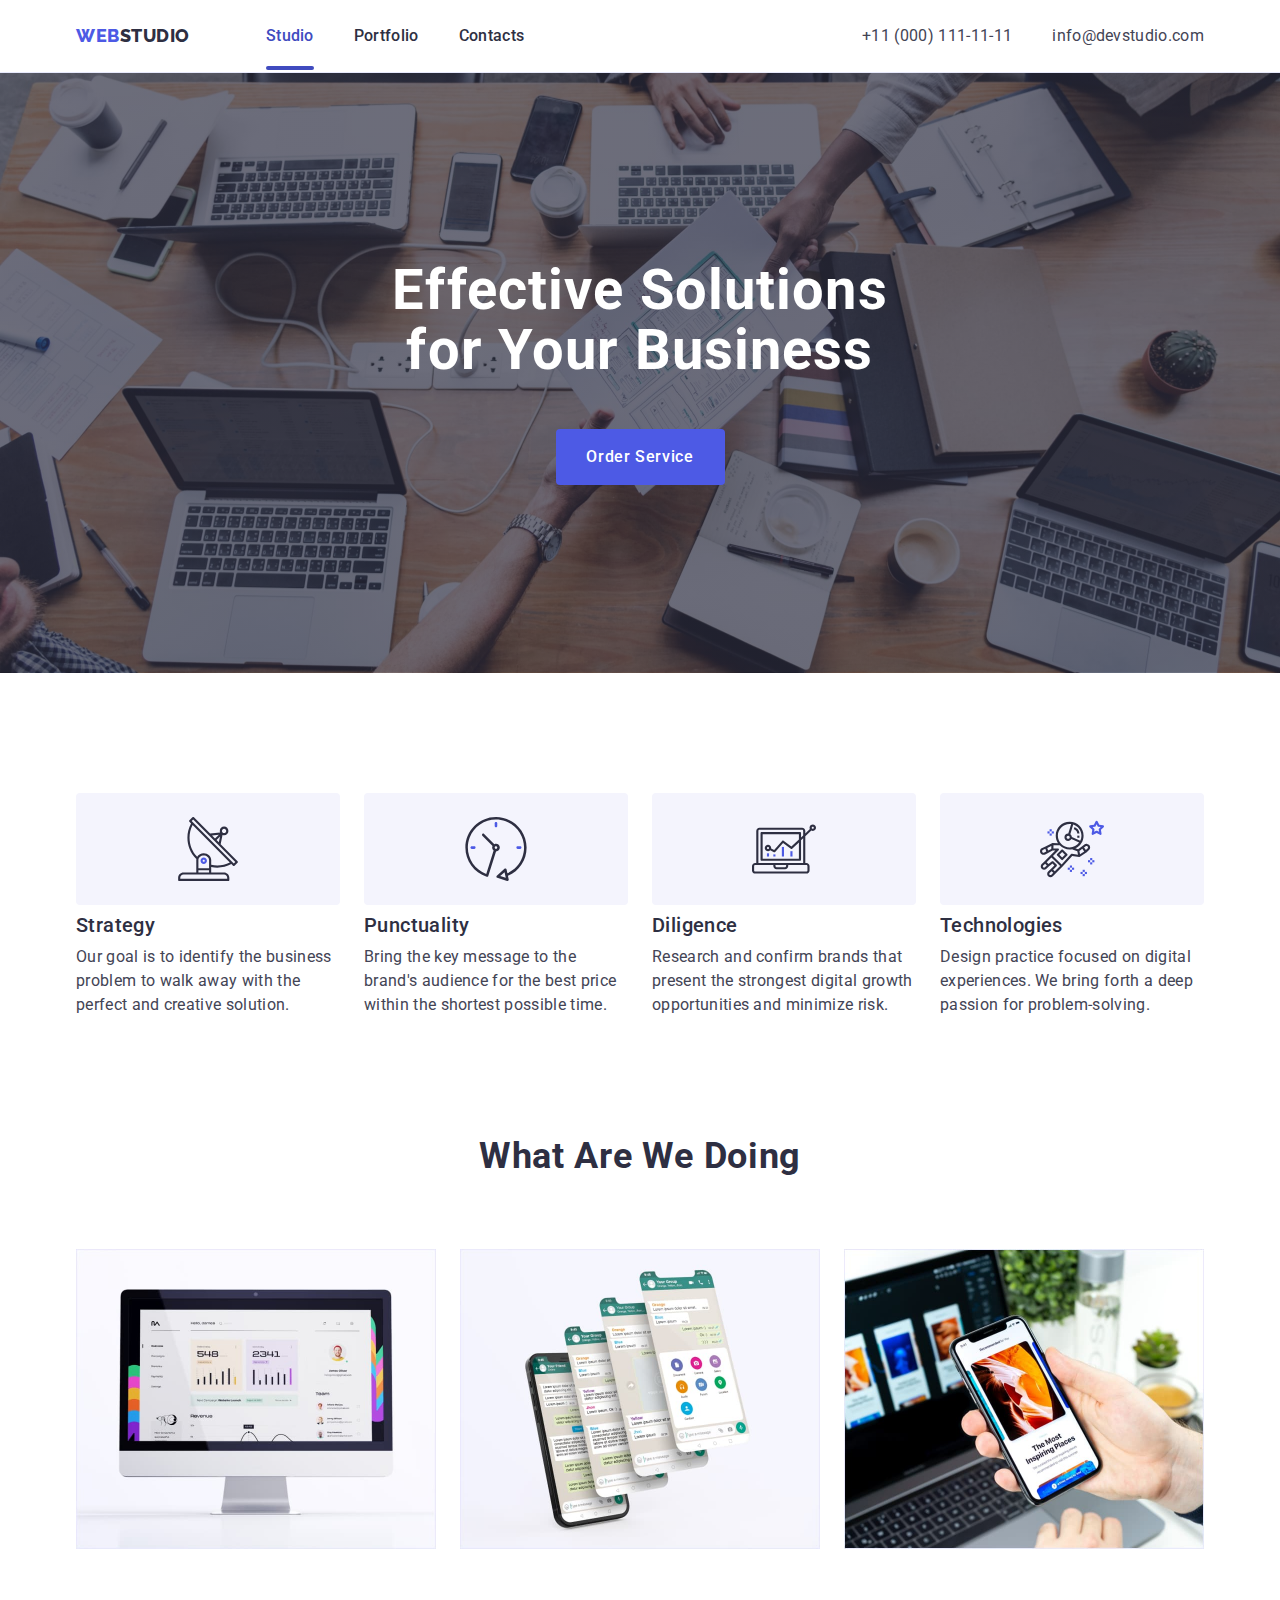
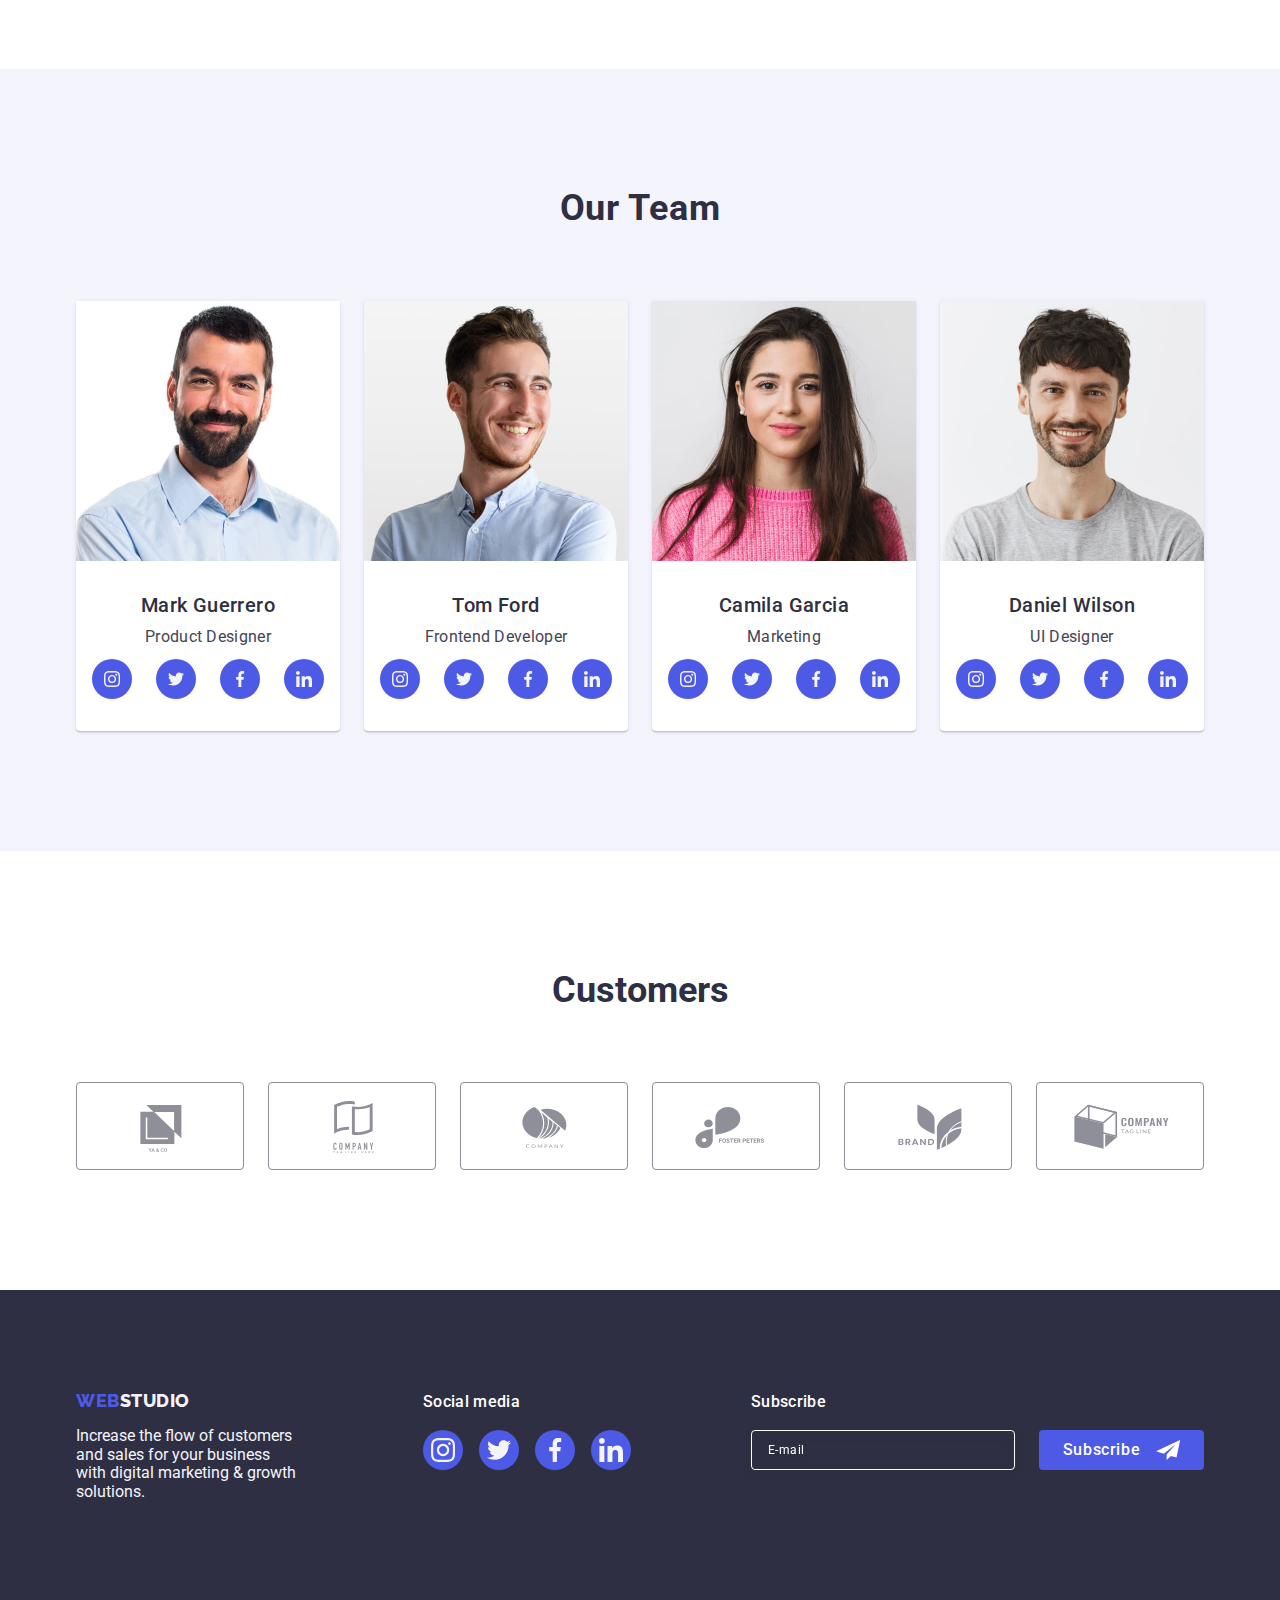
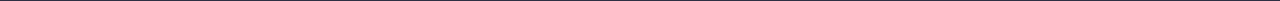
<file: index.html>
<!DOCTYPE html>
<html lang="en">
  <head>
    <meta charset="UTF-8" />
    <meta name="viewport" content="width=device-width, initial-scale=1.0" />
    <title>WebStudio</title>
    <link
      rel="stylesheet"
      href="https://cdnjs.cloudflare.com/ajax/libs/modern-normalize/1.0.0/modern-normalize.min.css"
    />
    <link rel="preconnect" href="https://fonts.googleapis.com" />
    <link rel="preconnect" href="https://fonts.gstatic.com" crossorigin />
    <link
      href="https://fonts.googleapis.com/css2?family=Raleway:wght@800&family=Roboto:wght@400;500;700;900&display=swap"
      rel="stylesheet"
    />
    <link rel="stylesheet" href="./css/styles.css" />
  </head>
  <body>
    <header class="header">
      <div class="header-box container">
        <nav class="navigation">
          <a class="logo link" href="./index.html"
            >Web<span class="logo-color">Studio</span></a
          >
          <ul class="navigation-menu list">
            <li>
              <a class="navigation-link current-page link" href="./index.html"
                >Studio</a
              >
            </li>
            <li>
              <a class="navigation-link link" href="./portfolio.html"
                >Portfolio</a
              >
            </li>
            <li><a class="navigation-link link" href="">Contacts</a></li>
          </ul>
        </nav>
        <address class="address-list">
          <ul class="address-menu list">
            <li>
              <a class="address-item link" href="tel:+110001111111"
                >+11 (000) 111-11-11</a
              >
            </li>
            <li>
              <a class="address-item link" href="mailto:info@devstudio.com"
                >info@devstudio.com</a
              >
            </li>
          </ul>
        </address>
      </div>
    </header>
    <main>
      <section class="hero">
        <div class="container">
          <h1 class="hero-text">Effective Solutions for Your Business</h1>
          <button class="hero-button" type="button" data-modal-open="">
            Order Service
          </button>
        </div>
      </section>
      <section class="goals-section">
        <div class="container">
          <h2 class="visually-hidden">Our goals</h2>
          <ul class="goals-list list">
            <li class="goals-list-item">
              <div class="goals-logo">
                <svg width="64" height="64">
                  <use href="./images/icons.svg#strategy"></use>
                </svg>
              </div>
              <h3 class="goals-item">Strategy</h3>
              <p class="goals-text">
                Our goal is to identify the business problem to walk away with
                the perfect and creative solution.
              </p>
            </li>
            <li class="goals-list-item">
              <div class="goals-logo">
                <svg width="64" height="64">
                  <use href="./images/icons.svg#punctuality"></use>
                </svg>
              </div>
              <h3 class="goals-item">Punctuality</h3>
              <p class="goals-text">
                Bring the key message to the brand's audience for the best price
                within the shortest possible time.
              </p>
            </li>
            <li class="goals-list-item">
              <div class="goals-logo">
                <svg width="64" height="64">
                  <use href="./images/icons.svg#diligence"></use>
                </svg>
              </div>
              <h3 class="goals-item">Diligence</h3>
              <p class="goals-text">
                Research and confirm brands that present the strongest digital
                growth opportunities and minimize risk.
              </p>
            </li>
            <li class="goals-list-item">
              <div class="goals-logo">
                <svg width="64" height="64">
                  <use href="./images/icons.svg#technologies"></use>
                </svg>
              </div>
              <h3 class="goals-item">Technologies</h3>
              <p class="goals-text">
                Design practice focused on digital experiences. We bring forth a
                deep passion for problem-solving.
              </p>
            </li>
          </ul>
        </div>
      </section>
      <section class="what-we-doing">
        <div class="container">
          <h2 class="work">What are we doing</h2>
          <ul class="work-list list">
            <li class="work-item">
              <img
                src="./images/img1.jpg"
                alt="goal image"
                width="360"
                height="300"
              />
            </li>
            <li class="work-item">
              <img
                src="./images/img2.jpg"
                alt="goal image"
                width="360"
                height="300"
              />
            </li>
            <li class="work-item">
              <img
                src="./images/img3.jpg"
                alt="goal image"
                width="360"
                height="300"
              />
            </li>
          </ul>
        </div>
      </section>
      <section class="team">
        <div class="container">
          <h2 class="team-title">Our Team</h2>
          <ul class="team-list list">
            <li class="team-member">
              <img
                src="./images/team1.jpg"
                alt="team member"
                width="264"
                height="260"
              />
              <div class="member-info">
                <h3 class="name-member">Mark Guerrero</h3>
                <p class="profession-member">Product Designer</p>
                <ul class="team-social list">
                  <li class="social-logo">
                    <a class="social-link" href="">
                      <svg class="logo-icon" width="16" height="16">
                        <use href="./images/icons.svg#instagram"></use>
                      </svg>
                    </a>
                  </li>
                  <li class="social-logo">
                    <a class="social-link" href="">
                      <svg class="logo-icon" width="16" height="16">
                        <use href="./images/icons.svg#twitter"></use>
                      </svg>
                    </a>
                  </li>
                  <li class="social-logo">
                    <a class="social-link" href="">
                      <svg class="logo-icon" width="16" height="16">
                        <use href="./images/icons.svg#facebook"></use>
                      </svg>
                    </a>
                  </li>
                  <li class="social-logo">
                    <a class="social-link" href="">
                      <svg class="logo-icon" width="16" height="16">
                        <use href="./images/icons.svg#linkedin"></use>
                      </svg>
                    </a>
                  </li>
                </ul>
              </div>
            </li>
            <li class="team-member">
              <img
                src="./images/team2.jpg"
                alt="team member"
                width="264"
                height="260"
              />
              <div class="member-info">
                <h3 class="name-member">Tom Ford</h3>
                <p class="profession-member">Frontend Developer</p>
                <ul class="team-social list">
                  <li class="social-logo">
                    <a class="social-link" href="">
                      <svg class="logo-icon" width="16" height="16">
                        <use href="./images/icons.svg#instagram"></use>
                      </svg>
                    </a>
                  </li>
                  <li class="social-logo">
                    <a class="social-link" href="">
                      <svg class="logo-icon" width="16" height="16">
                        <use href="./images/icons.svg#twitter"></use>
                      </svg>
                    </a>
                  </li>
                  <li class="social-logo">
                    <a class="social-link" href="">
                      <svg class="logo-icon" width="16" height="16">
                        <use href="./images/icons.svg#facebook"></use>
                      </svg>
                    </a>
                  </li>
                  <li class="social-logo">
                    <a class="social-link" href="">
                      <svg class="logo-icon" width="16" height="16">
                        <use href="./images/icons.svg#linkedin"></use>
                      </svg>
                    </a>
                  </li>
                </ul>
              </div>
            </li>
            <li class="team-member">
              <img
                src="./images/team3.jpg"
                alt="team member"
                width="264"
                height="260"
              />
              <div class="member-info">
                <h3 class="name-member">Camila Garcia</h3>
                <p class="profession-member">Marketing</p>
                <ul class="team-social list">
                  <li class="social-logo">
                    <a class="social-link" href="">
                      <svg class="logo-icon" width="16" height="16">
                        <use href="./images/icons.svg#instagram"></use>
                      </svg>
                    </a>
                  </li>
                  <li class="social-logo">
                    <a class="social-link" href="">
                      <svg class="logo-icon" width="16" height="16">
                        <use href="./images/icons.svg#twitter"></use>
                      </svg>
                    </a>
                  </li>
                  <li class="social-logo">
                    <a class="social-link" href="">
                      <svg class="logo-icon" width="16" height="16">
                        <use href="./images/icons.svg#facebook"></use>
                      </svg>
                    </a>
                  </li>
                  <li class="social-logo">
                    <a class="social-link" href="">
                      <svg class="logo-icon" width="16" height="16">
                        <use href="./images/icons.svg#linkedin"></use>
                      </svg>
                    </a>
                  </li>
                </ul>
              </div>
            </li>
            <li class="team-member">
              <img
                src="./images/team4.jpg"
                alt="team member"
                width="264"
                height="260"
              />
              <div class="member-info">
                <h3 class="name-member">Daniel Wilson</h3>
                <p class="profession-member">UI Designer</p>
                <ul class="team-social list">
                  <li class="social-logo">
                    <a class="social-link" href="">
                      <svg class="logo-icon" width="16" height="16">
                        <use href="./images/icons.svg#instagram"></use>
                      </svg>
                    </a>
                  </li>
                  <li class="social-logo">
                    <a class="social-link" href="">
                      <svg class="logo-icon" width="16" height="16">
                        <use href="./images/icons.svg#twitter"></use>
                      </svg>
                    </a>
                  </li>
                  <li class="social-logo">
                    <a class="social-link" href="">
                      <svg class="logo-icon" width="16" height="16">
                        <use href="./images/icons.svg#facebook"></use>
                      </svg>
                    </a>
                  </li>
                  <li class="social-logo">
                    <a class="social-link" href="">
                      <svg class="logo-icon" width="16" height="16">
                        <use href="./images/icons.svg#linkedin"></use>
                      </svg>
                    </a>
                  </li>
                </ul>
              </div>
            </li>
          </ul>
        </div>
      </section>
      <section class="customers">
        <div class="container">
          <h2 class="customers-header">Customers</h2>
          <ul class="customers-list list">
            <li class="customer-item">
              <a class="customer-link" href="">
                <svg class="customer-logo" width="104" height="56">
                  <use href="./images/icons.svg#customer1"></use>
                </svg>
              </a>
            </li>
            <li class="customer-item">
              <a class="customer-link" href="">
                <svg class="customer-logo" width="104" height="56">
                  <use href="./images/icons.svg#customer2"></use>
                </svg>
              </a>
            </li>
            <li class="customer-item">
              <a class="customer-link" href="">
                <svg class="customer-logo" width="104" height="56">
                  <use href="./images/icons.svg#customer3"></use>
                </svg>
              </a>
            </li>
            <li class="customer-item">
              <a class="customer-link" href="">
                <svg class="customer-logo" width="104" height="56">
                  <use href="./images/icons.svg#customer4"></use>
                </svg>
              </a>
            </li>
            <li class="customer-item">
              <a class="customer-link" href="">
                <svg class="customer-logo" width="104" height="56">
                  <use href="./images/icons.svg#customer5"></use>
                </svg>
              </a>
            </li>
            <li class="customer-item">
              <a class="customer-link" href="">
                <svg class="customer-logo" width="104" height="56">
                  <use href="./images/icons.svg#customer6"></use>
                </svg>
              </a>
            </li>
          </ul>
        </div>
      </section>
    </main>
    <footer class="footer">
      <div class="footer-info container">
        <div class="footer-logo-container">
          <a class="footer-logo link" href="./index.html"
            >Web<span class="logo-color-footer">Studio</span></a
          >
          <p class="footer-text">
            Increase the flow of customers and sales for your business with
            digital marketing & growth solutions.
          </p>
        </div>
        <div>
          <p class="footer-social">Social media</p>
          <ul class="footer-social-list list">
            <li class="footer-social-item">
              <a class="footer-social-link" href="">
                <svg class="footer-social-logo" width="24" height="24">
                  <use href="./images/icons.svg#instagram"></use>
                </svg>
              </a>
            </li>
            <li class="footer-social-item">
              <a class="footer-social-link" href=""
                ><svg class="footer-social-logo" width="24" height="24">
                  <use href="./images/icons.svg#twitter"></use></svg
              ></a>
            </li>
            <li class="footer-social-item">
              <a class="footer-social-link" href=""
                ><svg class="footer-social-logo" width="24" height="24">
                  <use href="./images/icons.svg#facebook"></use></svg
              ></a>
            </li>
            <li class="footer-social-item">
              <a class="footer-social-link" href=""
                ><svg class="footer-social-logo" width="24" height="24">
                  <use href="./images/icons.svg#linkedin"></use></svg
              ></a>
            </li>
          </ul>
        </div>
        <div class="subscribe-cont">
          <p class="subscribe-par">Subscribe</p>
          <form class="subscribe-form">
            <label class="subscribe-lab">
              <input
                type="email"
                name="subscribe"
                placeholder="E-mail"
                class="subscribe-inpt"
              />
            </label>
            <button type="submit" class="subscribe-btn">
              Subscribe
              <svg width="24" height="24" class="sub-btn-icon">
                <use href="./images/icons.svg#icon-send"></use>
              </svg>
            </button>
          </form>
        </div>
      </div>
    </footer>
    <div data-modal class="modal is-hidden">
      <div class="modal-script">
        <button type="button" class="modal-button-close" data-modal-close="">
          <svg class="modal-button" width="8" height="8">
            <use href="./images/icons.svg#modal-close"></use>
          </svg>
        </button>
        <p class="modal-par">Leave your contacts and we will call you back</p>
        <form>
          <div class="callback">
            <label for="user-name" class="callback-name">Name</label>
            <div class="callback-item">
              <input
                type="text"
                id="user-name"
                name="user-name"
                class="callback-name-input"
              />
              <svg width="18" height="24" class="user-name-logo">
                <use href="./images/icons.svg#user-name"></use>
              </svg>
            </div>
          </div>
          <div class="callback">
            <label for="user-phone" class="callback-name">Phone</label>
            <div class="callback-item">
              <input
                type="text"
                id="user-phone"
                name="user-phone"
                class="callback-name-input"
              />
              <svg width="18" height="24" class="user-name-logo">
                <use href="./images/icons.svg#user-phone"></use>
              </svg>
            </div>
          </div>
          <div class="callback">
            <label for="user-email" class="callback-name">Email</label>
            <div class="callback-item">
              <input
                type="text"
                id="user-email"
                name="user-email"
                class="callback-name-input"
              />
              <svg width="18" height="24" class="user-name-logo">
                <use href="./images/icons.svg#user-email"></use>
              </svg>
            </div>
          </div>
          <div class="comment">
            <label for="user-comment" class="callback-name">Comment</label>
            <textarea
              name="user-comment"
              id="user-comment"
              cols="30"
              rows="10"
              placeholder="Text input"
              class="text-area"
            ></textarea>
          </div>
          <div class="checkbox-cont">
            <input
              id="user-privacy"
              type="checkbox"
              value="true"
              name="user-privacy"
              class="checkbox-input visually-hidden"
            />
            <label for="user-privacy" class="checkbox-text">
              <span class="privacy-policy"
                ><svg width="10" height="8" class="checkbox-icon">
                  <use href="./images/icons.svg#checkbox"></use></svg></span
              >I accept the terms and conditions of the
              <a class="privacy-link" href="">Privacy Policy</a></label
            >
          </div>
          <button class="send-btn">Send</button>
        </form>
      </div>
    </div>
    <script src="./js/modal.js"></script>
  </body>
</html>
</file>
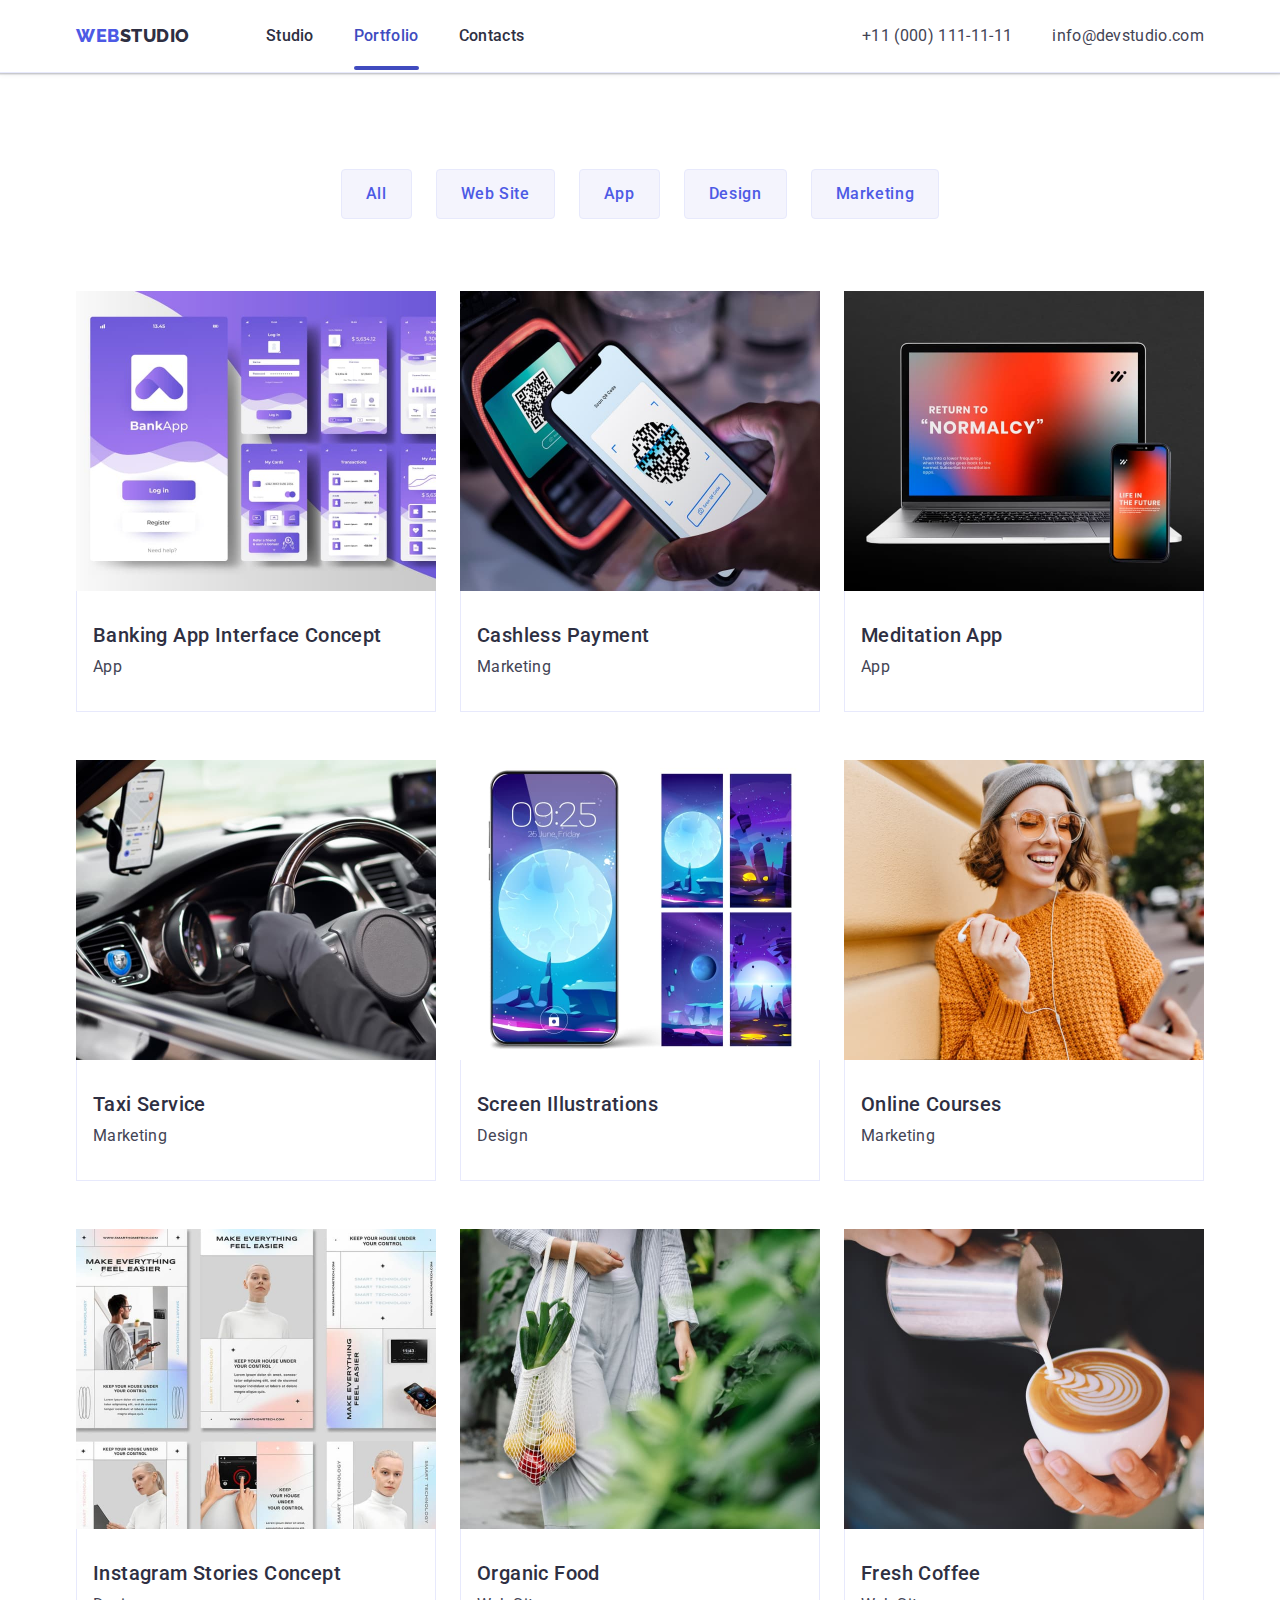
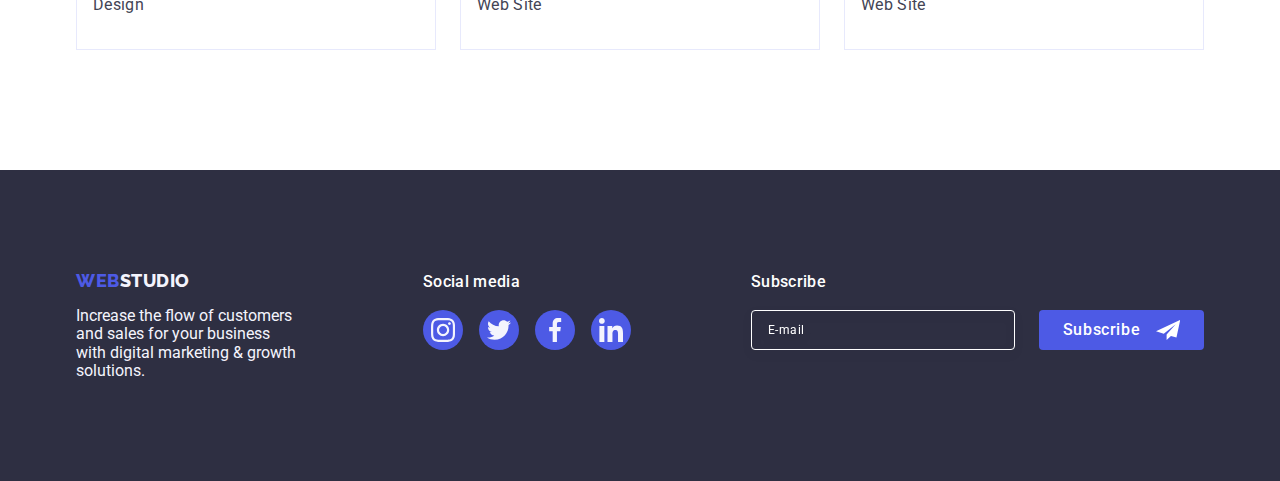
<file: portfolio.html>
<!DOCTYPE html>
<html lang="en">
  <head>
    <meta charset="UTF-8" />
    <meta name="viewport" content="width=device-width, initial-scale=1.0" />
    <title>WebStudio</title>
    <link
      rel="stylesheet"
      href="https://cdnjs.cloudflare.com/ajax/libs/modern-normalize/1.0.0/modern-normalize.min.css"
    />
    <link rel="preconnect" href="https://fonts.googleapis.com" />
    <link rel="preconnect" href="https://fonts.gstatic.com" crossorigin />
    <link
      href="https://fonts.googleapis.com/css2?family=Raleway:wght@800&family=Roboto:wght@400;500;700;900&display=swap"
      rel="stylesheet"
    />
    <link rel="stylesheet" href="./css/styles.css" />
  </head>
  <body>
    <header class="header">
      <div class="header-box container">
        <nav class="navigation">
          <a class="logo link" href="./index.html"
            >Web<span class="logo-color">Studio</span></a
          >
          <ul class="navigation-menu list">
            <li>
              <a class="navigation-link link" href="./index.html">Studio</a>
            </li>
            <li>
              <a
                class="navigation-link current-page link"
                href="./portfolio.html"
                >Portfolio</a
              >
            </li>
            <li><a class="navigation-link link" href="">Contacts</a></li>
          </ul>
        </nav>
        <address class="address-list">
          <ul class="address-menu list">
            <li>
              <a class="address-item link" href="tel:+110001111111"
                >+11 (000) 111-11-11</a
              >
            </li>
            <li>
              <a class="address-item link" href="mailto:info@devstudio.com"
                >info@devstudio.com</a
              >
            </li>
          </ul>
        </address>
      </div>
    </header>
    <main>
      <section class="galery">
        <div class="container">
          <h1 class="visually-hidden">Galery</h1>
          <ul class="button-list list">
            <li><button class="button" type="button">All</button></li>
            <li><button class="button" type="button">Web Site</button></li>
            <li><button class="button" type="button">App</button></li>
            <li><button class="button" type="button">Design</button></li>
            <li><button class="button" type="button">Marketing</button></li>
          </ul>
          <ul class="galery-list list">
            <li class="galery-foto">
              <a class="galery-link link" href="">
                <div class="overlay-container">
                  <img
                    src="./images/banking-app-interface-concept.jpg"
                    alt="Banking App Interface Concept"
                    width="360"
                    height="300"
                  />
                  <p class="overlay-text">
                    14 Stylish and User-Friendly App Design Concepts · Task
                    Manager App · Calorie Tracker App · Exotic Fruit Ecommerce
                    App · Cloud Storage App
                  </p>
                </div>
                <div class="galery-info">
                  <h2 class="galery-about">Banking App Interface Concept</h2>
                  <p class="goals-text">App</p>
                </div>
              </a>
            </li>
            <li class="galery-foto">
              <a class="galery-link link" href="">
                <div class="overlay-container">
                  <img
                    src="./images/cashless-payment.jpg"
                    alt="Cashless Payment"
                    width="360"
                    height="300"
                  />
                  <p class="overlay-text">
                    14 Stylish and User-Friendly App Design Concepts · Task
                    Manager App · Calorie Tracker App · Exotic Fruit Ecommerce
                    App · Cloud Storage App
                  </p>
                </div>
                <div class="galery-info">
                  <h2 class="galery-about">Cashless Payment</h2>
                  <p class="goals-text">Marketing</p>
                </div>
              </a>
            </li>
            <li class="galery-foto">
              <a class="galery-link link" href="">
                <div class="overlay-container">
                  <img
                    src="./images/meditation-app.jpg"
                    alt="Meditation App"
                    width="360"
                    height="300"
                  />
                  <p class="overlay-text">
                    14 Stylish and User-Friendly App Design Concepts · Task
                    Manager App · Calorie Tracker App · Exotic Fruit Ecommerce
                    App · Cloud Storage App
                  </p>
                </div>
                <div class="galery-info">
                  <h2 class="galery-about">Meditation App</h2>
                  <p class="goals-text">App</p>
                </div>
              </a>
            </li>
            <li class="galery-foto">
              <a class="galery-link link" href="">
                <div class="overlay-container">
                  <img
                    src="./images/taxi-service.jpg"
                    alt="Taxi Service"
                    width="360"
                    height="300"
                  />
                  <p class="overlay-text">
                    14 Stylish and User-Friendly App Design Concepts · Task
                    Manager App · Calorie Tracker App · Exotic Fruit Ecommerce
                    App · Cloud Storage App
                  </p>
                </div>
                <div class="galery-info">
                  <h2 class="galery-about">Taxi Service</h2>
                  <p class="goals-text">Marketing</p>
                </div>
              </a>
            </li>
            <li class="galery-foto">
              <a class="galery-link link" href="">
                <div class="overlay-container">
                  <img
                    src="./images/screen-illustrations.jpg"
                    alt="Screen Illustrations"
                    width="360"
                    height="300"
                  />
                  <p class="overlay-text">
                    14 Stylish and User-Friendly App Design Concepts · Task
                    Manager App · Calorie Tracker App · Exotic Fruit Ecommerce
                    App · Cloud Storage App
                  </p>
                </div>
                <div class="galery-info">
                  <h2 class="galery-about">Screen Illustrations</h2>
                  <p class="goals-text">Design</p>
                </div>
              </a>
            </li>
            <li class="galery-foto">
              <a class="galery-link link" href="">
                <div class="overlay-container">
                  <img
                    src="./images/online-courses.jpg"
                    alt="Online Courses"
                    width="360"
                    height="300"
                  />
                  <p class="overlay-text">
                    14 Stylish and User-Friendly App Design Concepts · Task
                    Manager App · Calorie Tracker App · Exotic Fruit Ecommerce
                    App · Cloud Storage App
                  </p>
                </div>
                <div class="galery-info">
                  <h2 class="galery-about">Online Courses</h2>
                  <p class="goals-text">Marketing</p>
                </div>
              </a>
            </li>
            <li class="galery-foto">
              <a class="galery-link link" href="">
                <div class="overlay-container">
                  <img
                    src="./images/instagram-stories-concept.jpg"
                    alt="Instagram Stories Concept"
                    width="360"
                    height="300"
                  />
                  <p class="overlay-text">
                    14 Stylish and User-Friendly App Design Concepts · Task
                    Manager App · Calorie Tracker App · Exotic Fruit Ecommerce
                    App · Cloud Storage App
                  </p>
                </div>
                <div class="galery-info">
                  <h2 class="galery-about">Instagram Stories Concept</h2>
                  <p class="goals-text">Design</p>
                </div>
              </a>
            </li>
            <li class="galery-foto">
              <a class="galery-link link" href="">
                <div class="overlay-container">
                  <img
                    src="./images/organic-food.jpg"
                    alt="Organic Food"
                    width="360"
                    height="300"
                  />
                  <p class="overlay-text">
                    14 Stylish and User-Friendly App Design Concepts · Task
                    Manager App · Calorie Tracker App · Exotic Fruit Ecommerce
                    App · Cloud Storage App
                  </p>
                </div>
                <div class="galery-info">
                  <h2 class="galery-about">Organic Food</h2>
                  <p class="goals-text">Web Site</p>
                </div>
              </a>
            </li>
            <li class="galery-foto">
              <a class="galery-link link" href="">
                <div class="overlay-container">
                  <img
                    src="./images/fresh-coffee.jpg"
                    alt="Fresh Coffee"
                    width="360"
                    height="300"
                  />
                  <p class="overlay-text">
                    14 Stylish and User-Friendly App Design Concepts · Task
                    Manager App · Calorie Tracker App · Exotic Fruit Ecommerce
                    App · Cloud Storage App
                  </p>
                </div>
                <div class="galery-info">
                  <h2 class="galery-about">Fresh Coffee</h2>
                  <p class="goals-text">Web Site</p>
                </div>
              </a>
            </li>
          </ul>
        </div>
      </section>
    </main>
    <footer class="footer">
      <div class="footer-info container">
        <div class="footer-logo-container">
          <a class="footer-logo link" href="./index.html"
            >Web<span class="logo-color-footer">Studio</span></a
          >
          <p class="footer-text">
            Increase the flow of customers and sales for your business with
            digital marketing & growth solutions.
          </p>
        </div>
        <div>
          <p class="footer-social">Social media</p>
          <ul class="footer-social-list list">
            <li class="footer-social-item">
              <a class="footer-social-link" href="">
                <svg class="footer-social-logo" width="24" height="24">
                  <use href="./images/icons.svg#instagram"></use>
                </svg>
              </a>
            </li>
            <li class="footer-social-item">
              <a class="footer-social-link" href=""
                ><svg class="footer-social-logo" width="24" height="24">
                  <use href="./images/icons.svg#twitter"></use></svg
              ></a>
            </li>
            <li class="footer-social-item">
              <a class="footer-social-link" href=""
                ><svg class="footer-social-logo" width="24" height="24">
                  <use href="./images/icons.svg#facebook"></use></svg
              ></a>
            </li>
            <li class="footer-social-item">
              <a class="footer-social-link" href=""
                ><svg class="footer-social-logo" width="24" height="24">
                  <use href="./images/icons.svg#linkedin"></use></svg
              ></a>
            </li>
          </ul>
        </div>
        <div class="subscribe-cont">
          <p class="subscribe-par">Subscribe</p>
          <form class="subscribe-form">
            <label class="subscribe-lab">
              <input
                type="email"
                name="subscribe"
                placeholder="E-mail"
                class="subscribe-inpt"
              />
            </label>
            <button type="submit" class="subscribe-btn">
              Subscribe
              <svg width="24" height="24" class="sub-btn-icon">
                <use href="./images/icons.svg#icon-send"></use>
              </svg>
            </button>
          </form>
        </div>
      </div>
    </footer>
    <div>
      <script src="./js/modal.js"></script>
    </div>
  </body>
</html>
</file>
<file: css/styles.css>
:root {
  --primary-brand: #4d5ae5;
  --pressed-state: #404bbf;
  --dark-color: #2e2f42;
  --succes-color: #31d0aa;
  --text-color: #434455;
  --subtle-text-color: #8e8f99;
  --accent-color: #e7e9fc;
  --light-color: #f4f4fd;
  --hero-background: #2e2f42;
  --white-background: #ffffff;
  --modal-background: #fcfcfc;
}
body {
  font-family: "Roboto", sans-serif;
  color: var(--text-color);
  background-color: var(--white-background);
}
img {
  display: block;
}

h1,
h2,
h3,
h4,
h5,
h6,
p {
  margin: 0;
}

/*todo INDEX-PORTFOLIO HEADER */

.header {
  border-bottom: 1px solid var(--accent-color);
  padding-top: 24px;
  padding-bottom: 24px;
  box-shadow: 0px 2px 1px rgba(46, 47, 66, 0.08),
    0px 1px 1px rgba(46, 47, 66, 0.16), 0px 1px 6px rgba(46, 47, 66, 0.08);
}

.header-box {
  display: flex;
}
.container {
  width: 1158px;
  margin: 0 auto;
  padding: 0 15px;
}

.navigation {
  display: flex;
  align-items: center;
}

.navigation-menu {
  display: flex;
  gap: 40px;
}
.logo {
  font-family: "Raleway", sans-serif;
  font-weight: 800;
  font-size: 18px;
  line-height: 1.17;
  letter-spacing: 0.03em;
  text-transform: uppercase;
  color: var(--primary-brand);
  margin-right: 76px;
}

.logo-color {
  color: var(--dark-color);
}

.link {
  text-decoration: none;
}

.list {
  list-style: none;
  margin: 0;
  padding: 0;
}

.navigation .link {
  position: relative;
}

.navigation .current-page {
  color: var(--pressed-state);
}

.navigation-link {
  font-weight: 500;
  font-size: 16px;
  line-height: 1.5;
  letter-spacing: 0.02em;
  color: var(--dark-color);
  padding-top: 24px;
  padding-bottom: 24px;
  transition: color 250ms cubic-bezier(0.4, 0, 0.2, 1);
}

.address-menu {
  display: flex;
  gap: 40px;
}
.navigation-link:hover,
.navigation-link:focus {
  color: var(--pressed-state);
}

.navigation .current-page::after {
  content: "";
  position: absolute;
  bottom: -1px;
  left: 0;
  width: 100%;
  height: 4px;
  background-color: var(--pressed-state);
  border-radius: 2px;
}

.address-list {
  font-style: normal;
  margin-left: auto;
}
.address-item {
  font-size: 16px;
  line-height: 1.5;
  letter-spacing: 0.02em;
  color: var(--text-color);
  transition: color 250ms cubic-bezier(0.4, 0, 0.2, 1);
}
.address-item:hover,
.address-item:focus {
  color: var(--pressed-state);
}

/*! INDEX MAIN */
/** HERO SECTION */

.hero {
  background-color: var(--hero-background);
  padding-top: 188px;
  padding-bottom: 188px;
  background-image: linear-gradient(
      rgba(46, 47, 66, 0.7),
      rgba(46, 47, 66, 0.7)
    ),
    url(../images/people-office.jpg);
  max-width: 1440px;
  background-repeat: no-repeat;
  background-position: center;
  background-size: cover;
  display: flex;
  margin: 0 auto;
}
.hero-text {
  font-size: 56px;
  line-height: 1.07;
  text-align: center;
  letter-spacing: 0.02em;
  color: var(--white-background);
  max-width: 496px;
  margin: 0 auto;
  margin-bottom: 48px;
}
.hero-button {
  background-color: var(--primary-brand);
  font-family: "Roboto", sans-serif;
  font-weight: 500;
  font-size: 16px;
  line-height: 1.5;
  letter-spacing: 0.04em;
  color: var(--white-background);
  cursor: pointer;
  display: block;
  min-width: 169px;
  height: 56px;
  border: none;
  border-radius: 4px;
  margin: 0 auto;
  transition: background-color 250ms cubic-bezier(0.4, 0, 0.2, 1);
}

.hero-button:hover,
.hero-button:focus {
  background-color: var(--pressed-state);
}

/** GOALS SECTION */

.goals-section {
  padding-top: 120px;
  padding-bottom: 120px;
}
.visually-hidden {
  position: absolute;
  white-space: nowrap;
  width: 1px;
  height: 1px;
  overflow: hidden;
  border: 0;
  padding: 0;
  clip: rect(0 0 0 0);
  clip-path: inset(50%);
  margin: -1px;
}

.goals-list {
  display: flex;
  gap: 24px;
}

.goals-list-item {
  flex-basis: calc((100% - 3 * 24px) / 4);
}

.goals-item {
  font-weight: 500;
  font-size: 20px;
  line-height: 1.2;
  letter-spacing: 0.02em;
  color: var(--dark-color);
  margin-bottom: 8px;
}
.goals-text {
  font-size: 16px;
  line-height: 1.5;
  letter-spacing: 0.02em;
  color: var(--text-color);
}

.goals-logo {
  display: flex;
  align-items: center;
  justify-content: center;
  height: 112px;
  background-color: var(--light-color);
  border-radius: 4px;
  margin-bottom: 8px;
}

/** WORK SECTION */

.what-we-doing {
  padding-bottom: 120px;
}
.work {
  font-size: 36px;
  line-height: 1.11;
  text-align: center;
  letter-spacing: 0.02em;
  text-transform: capitalize;
  color: var(--dark-color);
  margin-bottom: 72px;
}

.work-list {
  display: flex;
  gap: 24px;
}

.work-item {
  flex-basis: calc((100% - 2 * 16px) / 3);
}
/** TEAM SECTION */

.team {
  background-color: var(--light-color);
  padding-top: 120px;
  padding-bottom: 120px;
}
.team-title {
  font-size: 36px;
  line-height: 1.11;
  text-align: center;
  letter-spacing: 0.02em;
  text-transform: capitalize;
  color: var(--dark-color);
  margin-bottom: 72px;
}

.team-list {
  display: flex;
  gap: 24px;
}
.team-member {
  background-color: var(--white-background);
  flex-basis: calc((100% - 72px) / 4);
  border-radius: 0px 0px 4px 4px;
  box-shadow: 0px 1px 6px rgba(46, 47, 66, 0.08),
    0px 1px 1px rgba(46, 47, 66, 0.16), 0px 2px 1px rgba(46, 47, 66, 0.08);
}

.member-info {
  padding: 32px 0 32px;
}
.name-member {
  font-weight: 500;
  font-size: 20px;
  line-height: 1.2;
  letter-spacing: 0.02em;
  color: var(--dark-color);
  text-align: center;
  margin-bottom: 8px;
}
.profession-member {
  font-size: 16px;
  line-height: 1.5;
  letter-spacing: 0.02em;
  color: var(--text-color);
  text-align: center;
  margin-bottom: 10px;
}

.team-social {
  display: flex;
  justify-content: center;
  gap: 24px;
}

.social-logo {
  width: 40px;
  height: 40px;
}

.social-link {
  width: 100%;
  height: 100%;
  background-color: var(--primary-brand);
  border-radius: 50%;
  display: flex;
  align-items: center;
  justify-content: center;
  transition: background-color 250ms cubic-bezier(0.4, 0, 0.2, 1);
}

.social-link:hover,
.social-link:focus {
  background-color: var(--pressed-state);
}

.logo-icon {
  fill: var(--light-color);
}

/** CUSTOMERS SECTION */

.customers {
  padding: 120px 0 120px;
}
.customers-header {
  font-size: 36px;
  line-height: 1.1;
  text-align: center;
  color: var(--dark-color);
  margin-bottom: 72px;
}

.customers-list {
  display: flex;
  gap: 24px;
}

.customer-item {
  width: calc((100% - 120px) / 6);
  height: 88px;
}

.customer-link {
  width: 100%;
  height: 100%;
  display: flex;
  align-items: center;
  justify-content: center;
  color: var(--subtle-text-color);
  border-radius: 4px;
  border: 1px solid var(--subtle-text-color);
  transition: border-color 250ms cubic-bezier(0.4, 0, 0.2, 1),
    color 250ms cubic-bezier(0.4, 0, 0.2, 1);
}

.customer-link:hover,
.customer-link:focus {
  border-color: var(--pressed-state);
  color: var(--pressed-state);
}

.customer-logo {
  fill: currentColor;
}

/*todo INDEX-PORTFOLIO FOOTER */

.footer {
  background-color: var(--dark-color);
  padding-top: 100px;
  padding-bottom: 100px;
}

.footer-logo {
  font-family: "Raleway", sans-serif;
  font-weight: 800;
  font-size: 18px;
  line-height: 1.17;
  letter-spacing: 0.03em;
  text-transform: uppercase;
  color: var(--primary-brand);
  margin-right: 76px;
  margin-bottom: 16px;
  display: inline-block;
}
.logo-color-footer {
  color: var(--light-color);
}
.footer-text {
  color: var(--light-color);
  max-width: 264px;
}

.footer-info {
  display: flex;
  align-items: baseline;
  gap: 120px;
}

.footer-social {
  font-weight: 500;
  font-size: 16px;
  line-height: 1.5;
  letter-spacing: 0.02em;
  color: var(--white-background);
  margin-bottom: 16px;
}

.footer-social-list {
  display: flex;
  gap: 16px;
}

.footer-social-item {
  width: 40px;
  height: 40px;
}

.footer-social-link {
  width: 100%;
  height: 100%;
  background-color: var(--primary-brand);
  border-radius: 50%;
  display: flex;
  align-items: center;
  justify-content: center;
  transition: background-color 250ms cubic-bezier(0.4, 0, 0.2, 1);
}

.footer-social-link:hover,
.footer-social-link:focus {
  background-color: var(--succes-color);
}

.footer-social-logo {
  fill: var(--light-color);
}

.subscribe-par {
  margin-bottom: 16px;
  font-weight: 500;
  font-size: 16px;
  line-height: 1.5;
  letter-spacing: 0.02em;
  color: var(--white-background);
}

.subscribe-form {
  display: flex;
  gap: 24px;
}

.subscribe-inpt {
  width: 264px;
  height: 40px;
  border: 1px solid var(--white-background);
  background-color: transparent;
  font-size: 12px;
  line-height: 1.5;
  letter-spacing: 0.04em;
  padding-left: 16px;
  filter: drop-shadow(0px 4px 4px rgba(0, 0, 0, 0.15));
  border-radius: 4px;
  color: var(--white-background);
}

.subscribe-inpt::placeholder {
  color: var(--white-background);
}

.subscribe-btn {
  min-width: 165px;
  height: 40px;
  display: flex;
  justify-content: center;
  align-items: center;
  font-family: "Roboto", sans-serif;
  font-size: 16px;
  font-weight: 500;
  line-height: 1.5;
  letter-spacing: 0.04em;
  color: var(--white-background);
  cursor: pointer;
  background-color: var(--primary-brand);
  border: none;
  border-radius: 4px;
}

.sub-btn-icon {
  margin-left: 16px;
}

/*! PORTFOLIO MAIN */

.galery {
  padding-top: 96px;
  padding-bottom: 120px;
}

.button-list {
  display: flex;
  justify-content: center;
  gap: 24px;
  margin-bottom: 72px;
}
.button {
  font-family: "Roboto", sans-serif;
  font-weight: 500;
  font-size: 16px;
  line-height: 1.5;
  letter-spacing: 0.04em;
  color: var(--primary-brand);
  background-color: var(--light-color);
  cursor: pointer;
  padding: 12px 24px 12px 24px;
  border: 1px solid var(--accent-color);
  border-radius: 4px;
  transition: color 250ms cubic-bezier(0.4, 0, 0.2, 1),
    background-color 250ms cubic-bezier(0.4, 0, 0.2, 1),
    border-color 250ms cubic-bezier(0.4, 0, 0.2, 1),
    box-shadow 250ms cubic-bezier(0.4, 0, 0.2, 1);
}
.button:hover,
.button:focus {
  color: var(--white-background);
  background-color: var(--pressed-state);
  border: 1px solid transparent;
  box-shadow: 0px 3px 1px rgba(0, 0, 0, 0.1), 0px 2px 1px rgba(0, 0, 0, 0.08),
    0px 2px 2px rgba(0, 0, 0, 0.12);
}
.galery-list {
  display: flex;
  flex-wrap: wrap;
  column-gap: 24px;
  row-gap: 48px;
}

.galery-foto {
  width: calc((100% - 2 * 24px) / 3);
}

.galery-link {
  display: block;
  transition: box-shadow 250ms cubic-bezier(0.4, 0, 0.2, 1);
}

.galery-info {
  padding: 32px 16px;
  border: 1px solid var(--accent-color);
  border-top: none;
}

.galery-about {
  font-weight: 500;
  font-size: 20px;
  line-height: 1.2;
  letter-spacing: 0.02em;
  color: var(--dark-color);
  margin-bottom: 8px;
}

.overlay-container {
  position: relative;
  overflow: hidden;
}

.overlay-text {
  position: absolute;
  top: 0;
  font-size: 16px;
  line-height: 1.5;
  letter-spacing: 0.02em;
  height: 100%;
  width: 100%;
  color: var(--light-color);
  background-color: var(--primary-brand);
  padding: 40px 32px;
  transform: translateY(100%);
  transition: transform 250ms cubic-bezier(0.4, 0, 0.2, 1);
}

.galery-link:hover,
.galery-link:focus {
  box-shadow: 0px 1px 6px rgba(46, 47, 66, 0.08),
    0px 1px 1px rgba(46, 47, 66, 0.16), 0px 2px 1px rgba(46, 47, 66, 0.08);
}

.galery-link:hover .overlay-text,
.galery-link:focus .overlay-text {
  transform: translateY(0%);
}

/** MODAL */
.modal {
  position: fixed;
  top: 0;
  left: 0;
  width: 100%;
  height: 100%;
  background-color: rgba(46, 47, 66, 0.4);
  transition: opacity 250ms cubic-bezier(0.4, 0, 0.2, 1),
    visibility 250ms cubic-bezier(0.4, 0, 0.2, 1);
}
.is-hidden {
  opacity: 0;
  visibility: hidden;
  pointer-events: none;
}

.modal-script {
  position: absolute;
  top: 50%;
  left: 50%;
  transform: translate(-50%, -50%) scale(1);
  width: 408px;
  min-height: 584px;
  background: var(--modal-background);
  box-shadow: 0px 1px 1px rgba(0, 0, 0, 0.14), 0px 1px 3px rgba(0, 0, 0, 0.12),
    0px 2px 1px rgba(0, 0, 0, 0.2);
  border-radius: 4px;
  transition: transform 250ms cubic-bezier(0.4, 0, 0.2, 1);
  padding: 72px 24px 24px 24px;
}

.modal-button-close {
  position: absolute;
  top: 24px;
  right: 24px;
  width: 24px;
  height: 24px;
  border-radius: 50%;
  display: flex;
  align-items: center;
  justify-content: center;
  background-color: var(--accent-color);
  border: 1px solid rgba(0, 0, 0, 0.1);
  padding: 0;
  cursor: pointer;
  transition: background-color 250ms cubic-bezier(0.4, 0, 0.2, 1),
    border 250ms cubic-bezier(0.4, 0, 0.2, 1);
}
.modal-button {
  transition: fill 250ms cubic-bezier(0.4, 0, 0.2, 1);
}
.modal-button-close:hover,
.modal-button-close:focus {
  background-color: var(--pressed-state);
  border: none;
  fill: var(--white-background);
}

.modal-par {
  font-weight: 500;
  font-size: 16px;
  line-height: 1.5;
  text-align: center;
  letter-spacing: 0.02em;
  color: var(--hero-background);
  margin-bottom: 16px;
}

.callback {
  margin-bottom: 8px;
}

.callback-name {
  font-size: 12px;
  line-height: 1.17;
  letter-spacing: 0.04em;
  color: var(--subtle-text-color);
  display: block;
  margin-bottom: 4px;
}

.callback-item {
  position: relative;
}

.callback-name-input {
  width: 100%;
  height: 40px;
  border: 1px solid rgba(46, 47, 66, 0.4);
  border-radius: 4px;
  background-color: transparent;
  padding-left: 38px;
  outline: transparent;
  transition: border-color 250ms cubic-bezier(0.4, 0, 0.2, 1);
}

.user-name-logo {
  position: absolute;
  left: 16px;
  top: 50%;
  transform: translateY(-50%);
  transition: fill 250ms cubic-bezier(0.4, 0, 0.2, 1);
}

.callback-name-input:focus,
.callback-name-input:focus + .user-name-logo {
  border-color: var(--primary-brand);
  fill: var(--primary-brand);
}

.comment {
  margin-bottom: 16px;
}

.text-area {
  width: 100%;
  height: 120px;
  font-size: 12px;
  line-height: 1.17;
  letter-spacing: 0.04em;
  color: rgba(46, 47, 66, 0.4);
  border: 1px solid rgba(46, 47, 66, 0.2);
  border-radius: 4px;
  background-color: transparent;
  padding: 8px 16px;
  outline: transparent;
  resize: none;
  transition: border-color 250ms cubic-bezier(0.4, 0, 0.2, 1);
}

.text-area:focus {
  border-color: var(--primary-brand);
}

.checkbox-cont {
  margin-bottom: 24px;
}

.checkbox-text {
  font-size: 12px;
  line-height: 1.17;
  letter-spacing: 0.04em;
  color: var(--subtle-text-color);
}

.privacy-policy {
  width: 16px;
  height: 16px;
  border: 1px solid rgba(46, 47, 66, 0.4);
  border-radius: 2px;
  transition: background-color 250ms cubic-bezier(0.4, 0, 0.2, 1),
    border 250ms cubic-bezier(0.4, 0, 0.2, 1),
    fill 250ms cubic-bezier(0.4, 0, 0.2, 1);
  display: inline-flex;
  align-items: center;
  justify-content: center;
  fill: transparent;
  margin-right: 8px;
}

.checkbox-input:checked + .checkbox-text span {
  background-color: var(--pressed-state);
  border: none;
  fill: var(--white-background);
}

.privacy-link {
  color: var(--primary-brand);
}

.send-btn {
  display: block;
  min-width: 169px;
  height: 56px;
  font-family: "Roboto", sans-serif;
  font-size: 16px;
  font-weight: 500;
  line-height: 1.5;
  letter-spacing: 0.04em;
  color: var(--white-background);
  background-color: var(--primary-brand);
  cursor: pointer;
  border: none;
  border-radius: 4px;
  transition: background-color 250ms cubic-bezier(0.4, 0, 0.2, 1);
}
</file>
